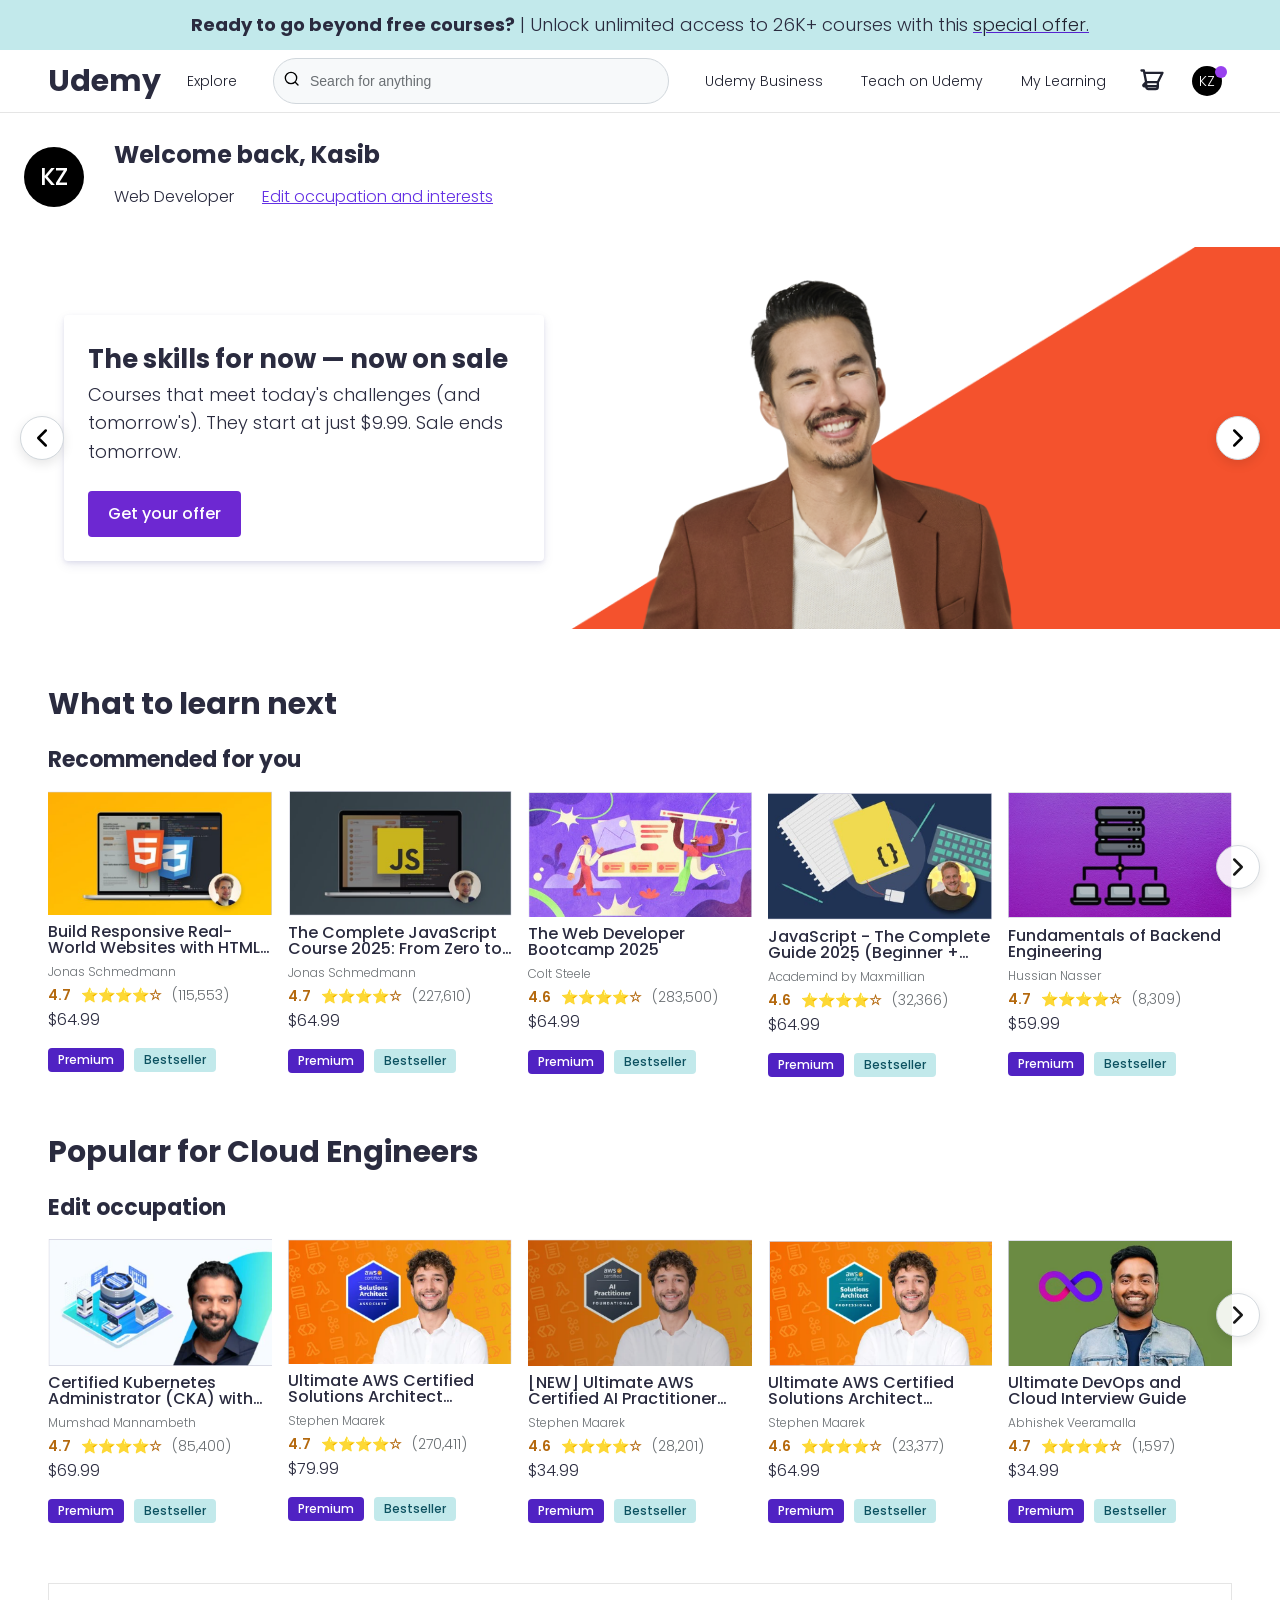
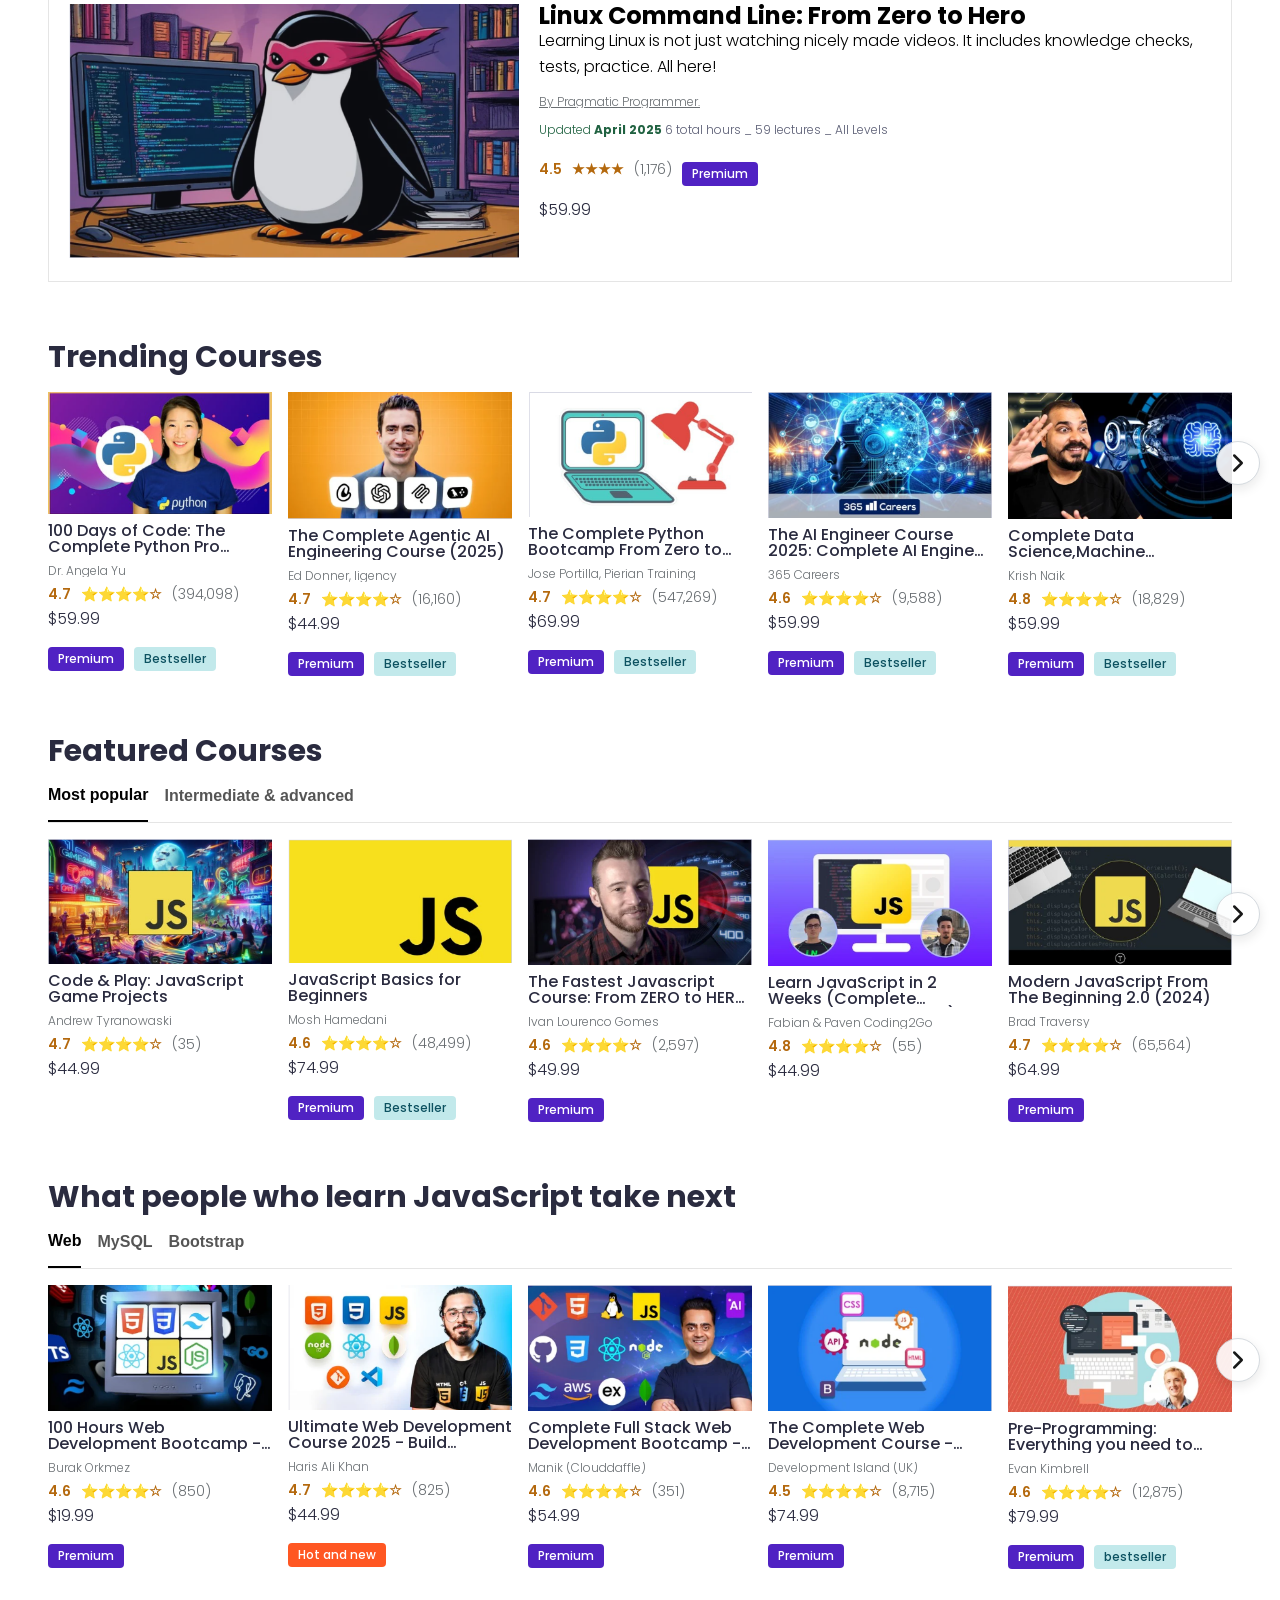
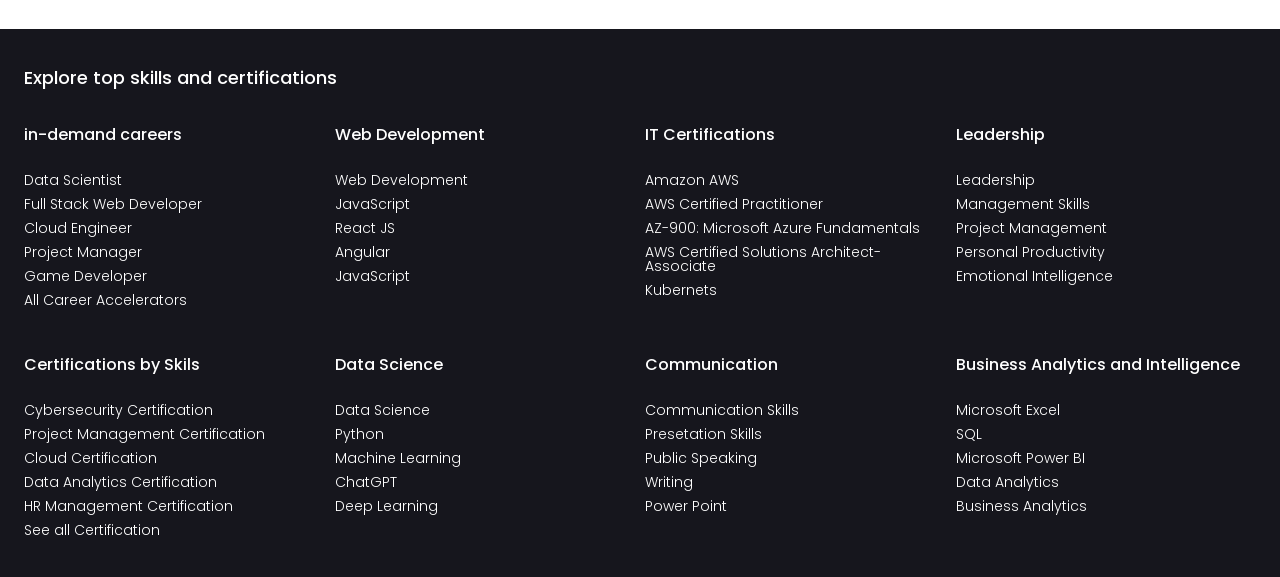
<file: index.html>
<!doctype html>
<html lang="en">
  <head>
    <meta charset="UTF-8" />
    <meta name="viewport" content="width=device-width, initial-scale=1.0" />
    <title>Online Courses - Learn Anything, On Your Schedule</title>
    <link rel="preconnect" href="https://fonts.googleapis.com" />
    <link rel="preconnect" href="https://fonts.gstatic.com" crossorigin />
    <link
      href="https://fonts.googleapis.com/css2?family=Poppins:ital,wght@0,100;0,200;0,300;0,400;0,500;0,600;0,700;0,800;0,900;1,100;1,200;1,300;1,400;1,500;1,600;1,700;1,800;1,900&display=swap"
      rel="stylesheet"
    />
    <link rel="stylesheet" href="css/style.css" />
  </head>
  <body>
    <!------ Page Message ------->
    <div class="message-container"></div>

    <!------ Header ------->
    <header></header>

    <!------------ Search Results Section -------------->
    <section class="search-section" id="search-section" style="display: none">
      <div class="filtering-type">
        <button class="all-filters-btn" type="button">All filters</button>
        <button class="quiz-btn">Quizzes</button>
        <button class="excercise-btn">Coding Excercises</button>
        <button class="practice-btn">Practice Tests</button>
        <button class="roleplay-btn">Role Plays</button>
      </div>

      <div
        class="filters-overlay"
        id="filters-overlay"
        aria-hidden="true"
      ></div>
      <aside
        class="filters-sidebar"
        id="filters-sidebar"
        aria-hidden="true"
        aria-label="Filters sidebar"
      >
        <div class="filters-sidebar__header">
          <h2 class="filters-sidebar__title">Filters</h2>
          <button
            class="filters-sidebar__close"
            id="filters-close-btn"
            type="button"
            aria-label="Close filters"
          >
            ×
          </button>
        </div>

        <div class="filters-sidebar__content">
          <section class="filters-group">
            <h3 class="filters-group__title">Ratings</h3>
            <div class="filters-group__body">
              <label class="filter-option filter-option--radio">
                <input
                  type="radio"
                  name="rating-min"
                  value="4.5"
                  class="rating-radio"
                />
                <span
                  >⭐ 4.5 & up
                  <span class="filter-count" data-count="rating-4.5"
                    >(0)</span
                  ></span
                >
              </label>
              <label class="filter-option filter-option--radio">
                <input
                  type="radio"
                  name="rating-min"
                  value="4.0"
                  class="rating-radio"
                />
                <span
                  >⭐ 4.0 & up
                  <span class="filter-count" data-count="rating-4.0"
                    >(0)</span
                  ></span
                >
              </label>
              <label class="filter-option filter-option--radio">
                <input
                  type="radio"
                  name="rating-min"
                  value="3.5"
                  class="rating-radio"
                />
                <span
                  >⭐ 3.5 & up
                  <span class="filter-count" data-count="rating-3.5"
                    >(0)</span
                  ></span
                >
              </label>
              <label class="filter-option filter-option--radio">
                <input
                  type="radio"
                  name="rating-min"
                  value="3.0"
                  class="rating-radio"
                />
                <span
                  >⭐ 3.0 & up
                  <span class="filter-count" data-count="rating-3.0"
                    >(0)</span
                  ></span
                >
              </label>
            </div>
          </section>

          <section class="filters-group">
            <h3 class="filters-group__title">Language</h3>
            <div class="filters-group__body">
              <label class="filter-option">
                <input
                  type="checkbox"
                  value="English"
                  class="language-checkbox"
                />
                <span
                  >English
                  <span class="filter-count" data-count="lang-English"
                    >(0)</span
                  ></span
                >
              </label>
              <label class="filter-option">
                <input
                  type="checkbox"
                  value="Spanish"
                  class="language-checkbox"
                />
                <span
                  >Español
                  <span class="filter-count" data-count="lang-Spanish"
                    >(0)</span
                  ></span
                >
              </label>
              <label class="filter-option">
                <input
                  type="checkbox"
                  value="Portuguese"
                  class="language-checkbox"
                />
                <span
                  >Português
                  <span class="filter-count" data-count="lang-Portuguese"
                    >(0)</span
                  ></span
                >
              </label>
              <label class="filter-option">
                <input
                  type="checkbox"
                  value="French"
                  class="language-checkbox"
                />
                <span
                  >Français
                  <span class="filter-count" data-count="lang-French"
                    >(0)</span
                  ></span
                >
              </label>
              <label class="filter-option">
                <input
                  type="checkbox"
                  value="German"
                  class="language-checkbox"
                />
                <span
                  >Deutsch
                  <span class="filter-count" data-count="lang-German"
                    >(0)</span
                  ></span
                >
              </label>
            </div>
          </section>

          <section class="filters-group">
            <h3 class="filters-group__title">Hands-on Practice</h3>
            <div class="filters-group__body">
              <label class="filter-option">
                <input
                  type="checkbox"
                  value="quizzes"
                  class="hands-on-checkbox"
                />
                <span
                  >Quizzes
                  <span class="filter-count" data-count="hands-quizzes"
                    >(0)</span
                  ></span
                >
              </label>
              <label class="filter-option">
                <input
                  type="checkbox"
                  value="codingExercises"
                  class="hands-on-checkbox"
                />
                <span
                  >Coding Exercises
                  <span class="filter-count" data-count="hands-codingExercises"
                    >(0)</span
                  ></span
                >
              </label>
              <label class="filter-option">
                <input
                  type="checkbox"
                  value="practiceTests"
                  class="hands-on-checkbox"
                />
                <span
                  >Practice Tests
                  <span class="filter-count" data-count="hands-practiceTests"
                    >(0)</span
                  ></span
                >
              </label>
              <label class="filter-option">
                <input
                  type="checkbox"
                  value="rolePlays"
                  class="hands-on-checkbox"
                />
                <span
                  >Role Plays
                  <span class="filter-count" data-count="hands-rolePlays"
                    >(0)</span
                  ></span
                >
              </label>
            </div>
          </section>

          <section class="filters-group">
            <h3 class="filters-group__title">Video Duration</h3>
            <div class="filters-group__body">
              <label class="filter-option">
                <input type="checkbox" value="0-1" class="duration-checkbox" />
                <span
                  >0–1 Hour
                  <span class="filter-count" data-count="dur-0-1"
                    >(0)</span
                  ></span
                >
              </label>
              <label class="filter-option">
                <input type="checkbox" value="1-3" class="duration-checkbox" />
                <span
                  >1–3 Hours
                  <span class="filter-count" data-count="dur-1-3"
                    >(0)</span
                  ></span
                >
              </label>
              <label class="filter-option">
                <input type="checkbox" value="3-6" class="duration-checkbox" />
                <span
                  >3–6 Hours
                  <span class="filter-count" data-count="dur-3-6"
                    >(0)</span
                  ></span
                >
              </label>
              <label class="filter-option">
                <input type="checkbox" value="6-17" class="duration-checkbox" />
                <span
                  >6–17 Hours
                  <span class="filter-count" data-count="dur-6-17"
                    >(0)</span
                  ></span
                >
              </label>
              <label class="filter-option">
                <input type="checkbox" value="17+" class="duration-checkbox" />
                <span
                  >17+ Hours
                  <span class="filter-count" data-count="dur-17plus"
                    >(0)</span
                  ></span
                >
              </label>
            </div>
          </section>

          <section class="filters-group">
            <h3 class="filters-group__title">Level</h3>
            <div class="filters-group__body">
              <label class="filter-option">
                <input
                  type="checkbox"
                  value="all-levels"
                  class="level-checkbox"
                />
                <span
                  >All Levels
                  <span class="filter-count" data-count="level-all-levels"
                    >(0)</span
                  ></span
                >
              </label>
              <label class="filter-option">
                <input
                  type="checkbox"
                  value="beginner"
                  class="level-checkbox"
                />
                <span
                  >Beginner
                  <span class="filter-count" data-count="level-beginner"
                    >(0)</span
                  ></span
                >
              </label>
              <label class="filter-option">
                <input
                  type="checkbox"
                  value="intermediate"
                  class="level-checkbox"
                />
                <span
                  >Intermediate
                  <span class="filter-count" data-count="level-intermediate"
                    >(0)</span
                  ></span
                >
              </label>
              <label class="filter-option">
                <input
                  type="checkbox"
                  value="advanced"
                  class="level-checkbox"
                />
                <span
                  >Advanced
                  <span class="filter-count" data-count="level-advanced"
                    >(0)</span
                  ></span
                >
              </label>
            </div>
          </section>
        </div>

        <div class="filters-sidebar__footer">
          <button
            class="filters-sidebar__clear"
            id="filters-clear-btn"
            type="button"
          >
            Clear
          </button>
          <button
            class="filters-sidebar__apply"
            id="filters-apply-btn"
            type="button"
          >
            Apply
          </button>
        </div>
      </aside>

      <div class="container">
        <div class="search-results-header">
          <h2 class="search-results-title">
            Search Results: <span class="search-query-text"></span>
          </h2>
          <p class="search-results-count">
            <span class="results-count">0</span> results found
          </p>
        </div>

        <div class="search-results-container">
          <div class="search-courses-grid" id="search-courses-grid"></div>

          <!-- Pagination Info with buttons -->
          <div class="search-pagination-info">
            <button
              class="search-slider-btn search-btn-left"
              aria-label="Previous page"
              id="search-prev-btn"
              style="display: none"
            >
              <svg
                width="30"
                height="30"
                viewBox="0 0 24 24"
                fill="none"
                xmlns="http://www.w3.org/2000/svg"
                aria-hidden="true"
                focusable="false"
              >
                <path
                  d="M15 6L9 12L15 18"
                  stroke="currentColor"
                  stroke-width="2"
                  stroke-linecap="round"
                  stroke-linejoin="round"
                />
              </svg>
            </button>

            <span class="pagination-text">
              Page <span class="current-page">1</span> of
              <span class="total-pages">1</span>
            </span>

            <button
              class="search-slider-btn search-btn-right"
              aria-label="Next page"
              id="search-next-btn"
              style="display: none"
            >
              <svg
                width="30"
                height="30"
                viewBox="0 0 24 24"
                fill="none"
                xmlns="http://www.w3.org/2000/svg"
                aria-hidden="true"
                focusable="false"
              >
                <path
                  d="M9 6L15 12L9 18"
                  stroke="currentColor"
                  stroke-width="2"
                  stroke-linecap="round"
                  stroke-linejoin="round"
                />
              </svg>
            </button>
          </div>
        </div>
      </div>
    </section>

    <div class="hide-container">
      <!------ User Profile View Container ------->
      <div class="welcome">
        <div class="user-profile">
          <div class="avator-view first-view">KZ</div>
        </div>
        <div class="user-career">
          <h2 class="welcome-message">Welcome back, Kasib</h2>
          <div>
            <span>Web Developer</span>
            <a href="#" class="edit">Edit occupation and interests</a>
          </div>
        </div>
      </div>

      <!-------- Hero / Testimonials --------->
      <div class="hero-slider">
        <section class="hero-section">
          <img src="" alt="hero image" />
          <div class="text-cart">
            <h3 class="cart-title"></h3>
            <p class="cart__text-explain"></p>
            <a href="#" class="btn-cart"></a>
          </div>
        </section>
        <button
          class="hero-btn slider__btn btn-left"
          aria-label="Previous slide"
        >
          <svg
            width="30"
            height="30"
            viewBox="0 0 24 24"
            fill="none"
            xmlns="http://www.w3.org/2000/svg"
            aria-hidden="true"
            focusable="false"
          >
            <path
              d="M15 6L9 12L15 18"
              stroke="currentColor"
              stroke-width="2"
              stroke-linecap="round"
              stroke-linejoin="round"
            />
          </svg>
        </button>
        <button class="hero-btn slider__btn btn-right" aria-label="Next slide">
          <svg
            width="30"
            height="30"
            viewBox="0 0 24 24"
            fill="none"
            xmlns="http://www.w3.org/2000/svg"
            aria-hidden="true"
            focusable="false"
          >
            <path
              d="M9 6L15 12L9 18"
              stroke="currentColor"
              stroke-width="2"
              stroke-linecap="round"
              stroke-linejoin="round"
            />
          </svg>
        </button>
      </div>

      <!------------ Recommended Section -------------->
      <section class="course-section" id="recommended__section"></section>

      <!------------ Cloud Engineers Section -------------->
      <section class="course-section" id="cloudEngineers__section"></section>

      <!------------ Top Pick Up  -------------->
      <section class="top-section">
        <a href="#" class="top__section--link">
          <img
            src="images/main-images/linux-commands.png"
            alt="linux commands course"
          />

          <div class="top-course-details">
            <h1 class="course-name">Linux Command Line: From Zero to Hero</h1>
            <p class="course-description">
              Learning Linux is not just watching nicely made videos. It
              includes knowledge checks, tests, practice. All here!
            </p>
            <a href="#" class="instructor">By Pragmatic Programmer.</a>
            <p class="course-details">
              <a href="#" class="update-date"
                >Updated <strong>April 2025</strong></a
              >
              6 total hours _ 59 lectures _ All Levels
            </p>
            <div class="course-rating">
              <a href="#" class="rating-number">4.5</a>
              <a href="#" class="rating-stars">★★★★</a>
              <a href="#" class="rating-count">(1,176)</a>
              <a href="#" class="btn-premium">Premium</a>
            </div>
            <a href="#" class="original-price">$59.99</a>
          </div>
        </a>
      </section>

      <!------------ Trending Section -------------->
      <section class="course-section" id="trending__section"></section>

      <!------------ Featured Section -------------->
      <section class="course-section" id="featured__section"></section>

      <!------------ For Web Designer Section -------------->
      <section class="course-section" id="webDesigner__section"></section>
    </div>
    <section class="footer-section"></section>

    <script type="module" src="js/script.js"></script>
  </body>
</html>
</file>
<file: css/style.css>
/********************/
/***** GENERAL ******/
/********************/

* {
  margin: 0;
  padding: 0;
  box-sizing: border-box;
  scroll-behavior: smooth;
}

body {
  font-family: 'Poppins', sans-serif;
  font-style: normal;
  line-height: 1;
  color: #2a2b3f;
  font-weight: 300;
  font-size: 1.6rem;

  background-color: #fff;
  position: relative;
}

html {
  scroll-behavior: smooth;
  font-size: 62.5%;
  overflow-x: hidden;
}

.container {
  max-width: 120rem;
  margin: 0 auto;
}

.slider__btn {
  display: grid;
  place-items: center;
  position: absolute;
  cursor: pointer;
  background: #fff;
  border: 1px solid #d1d7dc;
  border-radius: 50%;
  width: 4.4rem;
  height: 4.4rem;
  top: 50%;
  box-shadow: 0 0.4rem 1.2rem #0000001a;
  transform: translateY(-50%);
  transition: all 0.3s cubic-bezier(0.4, 0, 0.2, 1), opacity 0.2s ease,
    transform 0.2s ease;
  z-index: 10;
}

.slider__btn:hover {
  transform: translateY(-50%) scale(1.05);
  box-shadow: 0 0.6rem 1.6rem #00000033;
}

.decoration {
  text-decoration: none;
}

.background,
.cart-btn {
  background: none;
  cursor: pointer;
  border: none;
}

/**********************/
/*** HEADER SECTION ***/
/**********************/

.page-message {
  background: #c2e9eb;
  font-size: 1.8rem;
  text-align: center;
  line-height: 1.2;
  padding: 1.4rem;
}

.message-text a {
  color: oklch(25.65% 0.0265 278.04);
  text-decoration: underline #5624d0;
  cursor: pointer;
}

header {
  background: #fff;
  z-index: 100;
}

.header-content {
  display: flex;
  align-items: center;
  justify-content: space-between;
  gap: 2rem;
  border-bottom: 1px solid #e5e5e5;
  padding: 0.8rem 4.8rem;
  position: relative;
}

.logo {
  display: flex;
  align-items: center;
  gap: 1rem;
}

.logo h1 {
  font-size: 3rem;
  font-weight: 700;
  margin: 0;
}

.search-container {
  flex: 1;
  max-width: 80rem;
}

.search-bar {
  position: relative;
  display: flex;
  align-items: center;
  flex-direction: row-reverse;
  background: #f7f9fa;
  border: 1px solid #d1d7dc;
  border-radius: 5rem;
  overflow: hidden;
}

.search-input {
  flex: 1;
  padding: 1.4rem 0;
  border: none;
  background: transparent;
  font-size: 1.4rem;
  outline: none;
}

.search-input::placeholder {
  color: #6a6f73;
}

.search-btn {
  border: none;
  padding: 0.75rem 1rem;
  background: none;
  cursor: pointer;
}

.nav {
  display: flex;
  gap: 0.6rem;
  align-items: center;
  position: relative;
}

.nav-link,
.user-link {
  display: flex;
  align-items: center;
  font-size: 1.4rem;
  text-decoration: none;
  color: oklch(25.65% 0.0265 278.04);
  transition: color 0.3s;
  white-space: nowrap;
  padding: 1.2rem 1.6rem;
  border-radius: 0.4rem;
}

.cart-btn {
  padding: 0.6rem 1rem;
}
.nav-link:hover,
.user-link:hover,
.o-ed:hover,
.user-avator:hover {
  background-color: color-mix(in oklch, #6d28d2 12%, transparent);
  color: #6d28d2;
}

.user-avator {
  display: flex;
  align-items: center;
  padding: 0.6rem 1rem;
  border-radius: 0.4rem;
}

.avator-view {
  width: 3rem;
  height: 3rem;
  color: #fff;
  background: #000;
  border-radius: 50%;
  display: flex;
  align-items: center;
  justify-content: center;
  font-size: 1.4rem;
  cursor: pointer;
}

.notification {
  width: 1.2rem;
  height: 1.2rem;
  color: #fff;
  background: #9841ef;
  border-radius: 50%;
  display: flex;
  align-items: center;
  justify-content: center;
  position: absolute;
  z-index: 100;
  top: 16%;
  right: 1%;
}

/*   

 */

.welcome {
  display: flex;
  align-items: center;
  gap: 3rem;
  padding: 3rem 2.4rem;
  padding-bottom: 0;
}

.first-view {
  width: 6rem;
  height: 6rem;
  font-size: 2.4rem;
  font-weight: 500;
}

.user-career {
  display: flex;
  flex-direction: column;
  gap: 1.6rem;
}

.welcome-message {
  font-size: 2.4rem;
}

.user-career div {
  display: flex;
  align-items: center;
  gap: 2rem;
  font-size: 1.6rem;
}

.edit {
  color: #6330e4;
  text-decoration: underline #6330e4;
  font-size: 1.6rem;
  padding: 0.6rem 0.8rem;
  border-radius: 0.4rem;
}

.user-header {
  padding: 1.6rem;
  border-bottom: 1px solid #e5e5e5;
  gap: 1rem;
}

ul li {
  list-style: none;
}

/**********************/
/**** HERO SECTION ****/
/**********************/

.hero-slider {
  position: relative;
  max-width: 100%;
  margin: 3.6rem auto;
  overflow: hidden;
}

.hero-section {
  display: flex;
  justify-content: center;
  position: relative;
  transition: opacity 0.5s ease-in-out;
}

.hero-section.fade {
  opacity: 0;
}
.btn-left {
  left: 2rem;
}

.btn-right {
  right: 2rem;
}

.text-cart {
  font-size: 2.2rem;
  position: absolute;
  line-height: 1.6;
  box-shadow: #06117614 0px 2px 4px, #06117614 0px 4px 12px;
  background: #fff;
  max-width: 48rem;
  top: 18%;
  left: 5%;
  padding: 2.4rem;
  border-radius: 0.4rem;
}

.cart__text-explain {
  font-size: 1.8rem;
}

.btn-cart {
  font-size: 1.6rem;
  font-weight: 500;
  display: inline-block;
  color: oklch(100% 0 0);
  margin-top: 2.4rem;
  text-decoration: none;
  background: oklch(48.41% 0.2342 293.93);
  padding: 1rem 2rem;
  border-radius: 0.4rem;
}

.hero-section img {
  width: 100%;
}

/**********************************/
/******** RECOMMEND SECTION *******/
/**** ALL PROFESSIONS SECTIONS ****/
/**********************************/

.course-section {
  padding-inline: 4.8rem 4.8rem;
  margin: 6rem auto;
  position: relative;
}

.section-header {
  display: flex;
  flex-direction: column;
  gap: 3rem;
  margin-bottom: 2rem;
}

.section-title {
  font-size: 3rem;
}

.section-subtitle {
  font-size: 2.2rem;
}

.courses-grid {
  display: grid;
  grid-template-columns: repeat(5, 1fr);
  column-gap: 1.6rem;
  overflow: hidden;
  position: relative;
}

.course-card-link {
  text-decoration: none;
  color: oklch(0.2974 0.0362 281.74);
  display: block;
  position: relative;
}

.course-card-wrapper:hover .course-card {
  transform: translateY(-2px);
}

.course-card {
  transition: all 0.3s ease;
}

.course-info {
  display: flex;
  flex-direction: column;
  gap: 1rem;
}

.course-image img {
  width: 100%;
}

.course-title {
  display: -webkit-box;
  -webkit-line-clamp: 2;
  -webkit-box-orient: vertical;
  overflow: hidden;
  text-overflow: ellipsis;
  font-weight: 500;
  margin-top: 0.6rem;
}

/* Small meta row for course duration and hands-on indicator */
.course-meta {
  display: flex;
  gap: 0.8rem;
  flex-wrap: wrap;
  align-items: center;
  margin-top: 0.6rem;
  font-size: 1.3rem;
  color: #58606a;
}
.course-meta-item {
  background: #f1f5f9;
  padding: 0.4rem 0.8rem;
  border-radius: 1.2rem;
  display: inline-block;
}
.hands-on-practice {
  background: #e6f4ea;
  color: #1f7a3a;
  font-weight: 500;
}

/* Search result extra label */
.search-course-detail-item.hands-on {
  background: #e6f4ea;
  color: #1f7a3a;
  padding: 0.2rem 0.6rem;
  border-radius: 0.6rem;
  font-weight: 500;
}

.original-price,
.course-title {
  color: oklch(0.2974 0.0362 281.74);
  font-size: 1.6rem;
}

.instructor {
  display: -webkit-box;
  -webkit-line-clamp: 1;
  -webkit-box-orient: vertical;
  overflow: hidden;
  text-overflow: ellipsis;
  font-size: 1.2rem;
  color: #6a6f73;
}

.course-rating,
.course-state {
  display: flex;
  align-items: center;
  gap: 1rem;
}

.rating-count {
  font-size: 1.4rem;
  color: #6a6f73;
}

.rating-number,
.rating-stars {
  font-size: 1.4rem;
  font-weight: 600;
  color: #b4690e;
}

.btn-premium,
.btn-bestseller,
.btn-hot,
.btn-new {
  border: none;
  text-decoration: none;
  background: #5022c3;
  color: #fff;
  padding: 0.6rem 1rem;
  font-size: 1.2rem;
  border-radius: 0.4rem;
  font-weight: 500;
  cursor: pointer;
  margin-top: 1rem;
}

.btn-bestseller {
  color: #0d5261;
  background: #c2e9eb;
}

.btn-hot {
  background-color: #ff5722;
}

.btn-new {
  background-color: #4caf50;
}

/* ======== Hover Card ========*/

/* .course__hover--card {
  position: fixed;
  background: #fff;
  border: 1px solid #d1d7dc;
  border-radius: 8px;
  box-shadow: 0 4px 12px #00000026;
  padding: 1.6rem;
  width: 32rem;
  height: 40rem;
  left: 288.927px;
  top: 18.0312px;
  z-index: 1000;
  opacity: 0;
  transform: translateY(10px);
  transform: translateX(-100px);
  transition: all 0.3s ease;
  pointer-events: none;
}

.course__hover--card.show {
  opacity: 1;
  transform: translateY(-50px);
}

.hover__card--content {
  display: flex;
  flex-direction: column;
  gap: 0.75rem;
}

.hover__course--details {
  display: flex;
  gap: 1rem;
  font-size: 1.2rem;
  color: #6a6f73;
  margin-bottom: 0.5rem;
}

.hover__card--description {
  font-size: 1.3rem;
  color: #1c1d1f;
  line-height: 1.4;
  margin-bottom: 16px;
  display: -webkit-box;
  -webkit-line-clamp: 3;
  -webkit-box-orient: vertical;
  overflow: hidden;
}

.hover__card--features {
  display: flex;
  font-size: 1.4rem;
  color: oklch(0.2974 0.0362 281.74);
  line-height: 1.6;
  margin-bottom: 1.6rem;
}

.hover__card--footer {
  display: grid;
  grid-template-columns: 3fr 1fr;
  gap: 0.6rem;
  padding: 1.6rem;
}

.add__card-btn,
.favorite-btn {
  padding: 0.5rem 1rem;
  background: white;
  color: #1c1d1f;
  cursor: pointer;
  font-size: 1.6rem;
  font-weight: 500;
  transition: all 0.2s ease;
  border: none;
}

.add__card-btn {
  font-size: 1.6rem;
  font-weight: 700;
  padding: 1.6rem;
  background: oklch(43.47% 0.2239 285.34);
  color: #fff;
  border: none;
}

.add__card-btn:hover,
.favorite-btn:hover {
  background: #1c1d1f;
  color: white;
} */

/**********************/
/**** TOP SECTION ****/
/*********************/

.top-section {
  display: grid;
  grid-template-columns:
    1fr
    2fr;
  column-gap: 2rem;
  padding: 2rem;
  margin: 0 4.8rem;
  border: 1px solid #e5e5e5;
}

.top-section img {
  max-width: 45rem;
}

.course-name {
  font-size: 2.4rem;
}

.top-course-details {
  display: flex;
  flex-direction: column;
  gap: 1.6rem;
}

.course-description {
  font-size: 1.6rem;
  line-height: 1.6;
}

.linux-author {
  font-size: 1.6rem;
}

.top__section--link {
  text-decoration: none;
  color: #000;
}

.course-details {
  font-size: 1.2rem;
  color: oklch(48.09% 0.0371 279.08);
}

.update-date {
  color: oklch(44.49% 0.0863 157.92);
}

.course-rating a,
.course-details a,
.original-price {
  text-decoration: none;
}

/************************/
/*** FEATURED SECTION ***/
/************************/

.tabs {
  display: grid;
  align-items: center;
  grid-auto-flow: column;
  grid-auto-columns: max-content;
  gap: 1.6rem;
  margin-bottom: 1.6rem;

  border-bottom: 1.6px solid #e5e5e5;
}

.tab {
  background: none;
  border: none;
  cursor: pointer;
  font-size: 1.6rem;
  color: #555;
  font-weight: 600;
  padding-bottom: 1.6rem;
}

.active {
  border-bottom: 2px solid #000;
  color: #000;
}

/**********************/
/*** FOOTER SECTION ***/
/**********************/

.footer-section {
  background: #16161d;
}

.footer {
  padding: 4rem 2.4rem;
  color: #fff;
}

.footer h1 {
  font-size: 1.8rem;
  margin-bottom: 4rem;
  font-weight: 500;
}

.footer-all-links {
  display: grid;
  grid-template-columns: repeat(4, 1fr);
  grid-template-rows: 1fr 1fr;
  gap: 1rem;
  row-gap: 5rem;
}

.footer-links {
  display: flex;
  flex-direction: column;
  gap: 1rem;
}

.footer-links h2 {
  font-size: 1.6rem;
  font-weight: 500;
  margin-bottom: 2rem;
}

.footer-link {
  font-size: 1.4rem;
  text-decoration: none;
  color: #fff;
}

.footer-link:hover {
  text-decoration: underline;
}

/******************************/
/**** SEARCH RESULTS SECTION **/
/******************************/

.filtering-type {
  display: flex;
  gap: 2rem;
  margin-bottom: 4rem;
  flex-wrap: wrap;
  position: relative;
}

.filtering-type button {
  background: none;
  padding: 1.2rem 1.8rem;
  border: 1px solid oklch(86.72% 0.0192 282.72);
  border-radius: 1.8rem;
  cursor: pointer;
  font-size: 1.4rem;
}

.filtering-type button.active {
  background: #111;
  color: #fff;
  border-color: #111;
}

.filtering-type button:hover {
  background: #eee;
}

.filtering-type button.active:hover {
  background: #3a3737;
}

/* Applied filters chips bar */
.applied-filters-bar {
  display: flex;
  align-items: center;
  justify-content: space-between;
  gap: 1rem;
  flex-wrap: wrap;
  margin-bottom: 1.6rem;
}

.applied-filters {
  display: flex;
  align-items: center;
  gap: 0.8rem;
  flex-wrap: wrap;
}

.applied-filters .chip {
  display: inline-flex;
  align-items: center;
  padding: 0.55rem 1rem;
  font-size: 1.2rem;
  line-height: 1;
  border-radius: 999px;
  border: 1px solid #d1d7dc;
  background: #f7f9fa;
  color: #2a2b3f;
}

.applied-filters .chip--empty {
  opacity: 0.8;
}

.clear-applied-filters {
  background: none;
  padding: 0.9rem 1.4rem;
  border: 1px solid #d1d7dc;
  border-radius: 1.8rem;
  cursor: pointer;
  font-size: 1.3rem;
}

.clear-applied-filters:hover {
  background: #eee;
}

.clear-applied-filters:disabled {
  opacity: 0.5;
  cursor: not-allowed;
}

/* Filter Dropdown Styles */
.filter-dropdown-wrapper {
  position: relative;
  display: inline-block;
}

.filter-dropdown {
  position: absolute;
  top: calc(100% + 0.8rem);
  left: 0;
  background: #fff;
  border: 1px solid #d1d7dc;
  border-radius: 0.8rem;
  box-shadow: 0 0.4rem 1.2rem rgba(0, 0, 0, 0.15);
  min-width: 20rem;
  z-index: 1000;
  display: none;
  padding: 1.2rem 0;
  margin-top: 0.4rem;
}

.filter-dropdown.active {
  display: block;
}

.filter-dropdown-content {
  display: flex;
  flex-direction: column;
  gap: 0;
}

.filter-option {
  display: flex;
  align-items: center;
  padding: 1rem 1.6rem;
  cursor: pointer;
  transition: background-color 0.2s ease;
  font-size: 1.4rem;
  user-select: none;
}

.filter-option:hover {
  background-color: #f7f9fa;
}

.filter-option input[type="checkbox"] {
  width: 1.8rem;
  height: 1.8rem;
  margin-right: 1.2rem;
  cursor: pointer;
  accent-color: #5624d0;
}

.filter-option span {
  flex: 1;
  color: #2a2b3f;
}

/* ============================ */
/* Udemy-style Filters Sidebar  */
/* ============================ */

.filters-overlay {
  position: fixed;
  inset: 0;
  background: rgba(0, 0, 0, 0.45);
  opacity: 0;
  pointer-events: none;
  transition: opacity 0.2s ease;
  z-index: 2000;
}

.filters-overlay.active {
  opacity: 1;
  pointer-events: auto;
}

.filters-sidebar {
  position: fixed;
  top: 0;
  left: 0;
  height: 100vh;
  width: min(420px, 92vw);
  background: #fff;
  box-shadow: 0 0.8rem 2.4rem rgba(0, 0, 0, 0.25);
  transform: translateX(-105%);
  transition: transform 0.25s ease;
  z-index: 2100;
  display: flex;
  flex-direction: column;
}

.filters-sidebar.active {
  transform: translateX(0);
}

.filters-sidebar__header {
  display: flex;
  align-items: center;
  justify-content: space-between;
  padding: 1.6rem 1.8rem;
  border-bottom: 1px solid #e5e5e5;
}

.filters-sidebar__title {
  font-size: 2rem;
  font-weight: 600;
  color: #2a2b3f;
}

.filters-sidebar__close {
  width: 4.4rem;
  height: 4.4rem;
  border-radius: 50%;
  border: 1px solid #d1d7dc;
  background: #fff;
  cursor: pointer;
  font-size: 2.4rem;
  line-height: 1;
  color: #2a2b3f;
}

.filters-sidebar__close:hover {
  background: #f7f9fa;
}

.filters-sidebar__content {
  padding: 1.6rem 1.8rem;
  overflow: auto;
  flex: 1;
}

.filters-group {
  padding: 1.2rem 0;
  border-bottom: 1px solid #eee;
}

.filters-group__title {
  font-size: 1.8rem;
  font-weight: 600;
  color: #2a2b3f;
  margin-bottom: 1.2rem;
}

.filters-group__body {
  display: flex;
  flex-direction: column;
  gap: 0.6rem;
}

.filter-option--radio input[type='radio'] {
  width: 1.8rem;
  height: 1.8rem;
  margin-right: 1.2rem;
  cursor: pointer;
  accent-color: #5624d0;
}

.filters-sidebar__footer {
  display: grid;
  grid-template-columns: 1fr 1fr;
  gap: 1rem;
  padding: 1.4rem 1.8rem;
  border-top: 1px solid #e5e5e5;
  background: #fff;
}

.filters-sidebar__clear,
.filters-sidebar__apply {
  padding: 1.2rem 1.4rem;
  border-radius: 0.8rem;
  cursor: pointer;
  font-size: 1.4rem;
  font-weight: 600;
}

.filters-sidebar__clear {
  background: #fff;
  border: 1px solid #2a2b3f;
  color: #2a2b3f;
}

.filters-sidebar__clear:hover {
  background: #f7f9fa;
}

.filters-sidebar__apply {
  background: #111;
  border: 1px solid #111;
  color: #fff;
}

.filters-sidebar__apply:hover {
  background: #3a3737;
}

.search-section {
  padding: 4.8rem;
  margin: 4rem auto;
  margin-top: 0;
  padding-top: 3rem;
  background-color: #fff;
}

.search-results-title {
  font-size: 2.4rem;
  font-weight: 600;
  color: #2a2b3f;
  margin-bottom: 1rem;
}

.search-query-text {
  color: #6330e4;
  font-weight: 700;
}

.search-results-count {
  font-size: 1.4rem;
  color: #6a6f73;
  margin-bottom: 1rem;
}

.results-count {
  font-weight: 600;
  color: #2a2b3f;
}

.search-results-container {
  position: relative;
  margin-bottom: 2rem;
}

.search-courses-grid {
  display: grid;
  grid-template-columns: repeat(3, 1fr);
  gap: 3rem 1.6rem;
}

.no-result-container {
  grid-column: 1 / -1;
  text-align: center;
  padding: 4rem;
}

.no-result-containe p {
  font-size: 1.6rem;
  color: #6a6f73;
}

.search-course-card {
  border: 1px solid #d1d7dc;
  border-radius: 0.8rem;
  overflow: hidden;
  transition: all 0.3s ease;
  background-color: #fff;
  display: flex;
  flex-direction: column;
  height: 100%;
}

.search-course-card:hover {
  transform: translateY(-4px);
  box-shadow: 0 8px 16px rgba(0, 0, 0, 0.12);
  border-color: #6330e4;
}

.search-course-card-link {
  text-decoration: none;
  color: inherit;
  display: flex;
  flex-direction: column;
  height: 100%;
}

.search-course-image {
  width: 100%;
  height: 18rem;
  object-fit: cover;
  background-color: #f7f9fa;
}

.search-course-content {
  padding: 1.6rem;
  display: flex;
  flex-direction: column;
  flex-grow: 1;
  gap: 1rem;
}

.search-course-title {
  font-size: 1.6rem;
  font-weight: 600;
  color: #2a2b3f;
  line-height: 1.4;
  display: -webkit-box;
  -webkit-line-clamp: 2;
  -webkit-box-orient: vertical;
  overflow: hidden;
  text-overflow: ellipsis;
  min-height: 4.4rem;
}

.search-course-details {
  display: flex;
  flex-wrap: wrap;
  gap: 0.8rem;
  font-size: 1.2rem;
  color: #6a6f73;
  margin-bottom: 1rem;
  padding-bottom: 1rem;
  border-bottom: 1px solid #e5e5e5;
}

.search-course-detail-item {
  display: flex;
  align-items: center;
  gap: 0.4rem;
}

.search-course-detail-item::after {
  content: '•';
  margin-left: 0.8rem;
  color: #d1d7dc;
}

.search-course-detail-item:last-child::after {
  display: none;
}

.search-course-description {
  font-size: 1.4rem;
  color: #2a2b3f;
  line-height: 1.4;
  display: -webkit-box;
  -webkit-line-clamp: 3;
  -webkit-box-orient: vertical;
  overflow: hidden;
  text-overflow: ellipsis;
  flex-grow: 1;
}

.search-course-price {
  font-size: 2rem;
  font-weight: 700;
  color: #2a2b3f;
  margin-top: auto;
}

.search-slider-btn {
  position: static;
  background: #fff;
  border: 1px solid #d1d7dc;
  border-radius: 50%;
  width: 4.4rem;
  height: 4.4rem;
  display: grid;
  place-items: center;
  cursor: pointer;
  box-shadow: 0 0.4rem 1.2rem rgba(0, 0, 0, 0.1);
  transition: all 0.3s cubic-bezier(0.4, 0, 0.2, 1);
}

.search-slider-btn:hover {
  transform: scale(1.05);
  box-shadow: 0 0.6rem 1.6rem rgba(0, 0, 0, 0.15);
}

.search-slider-btn:disabled {
  opacity: 0.3;
  cursor: not-allowed;
}

.search-pagination-info {
  display: flex;
  justify-content: center;
  align-items: center;
  gap: 2rem;
  margin-top: 6rem;
  padding-top: 2rem;
  border-top: 1px solid #e5e5e5;
  position: relative;
}

.pagination-text {
  font-size: 1.4rem;
  color: #6a6f73;
}

.current-page,
.total-pages {
  font-weight: 600;
  color: #2a2b3f;
}
</file>
